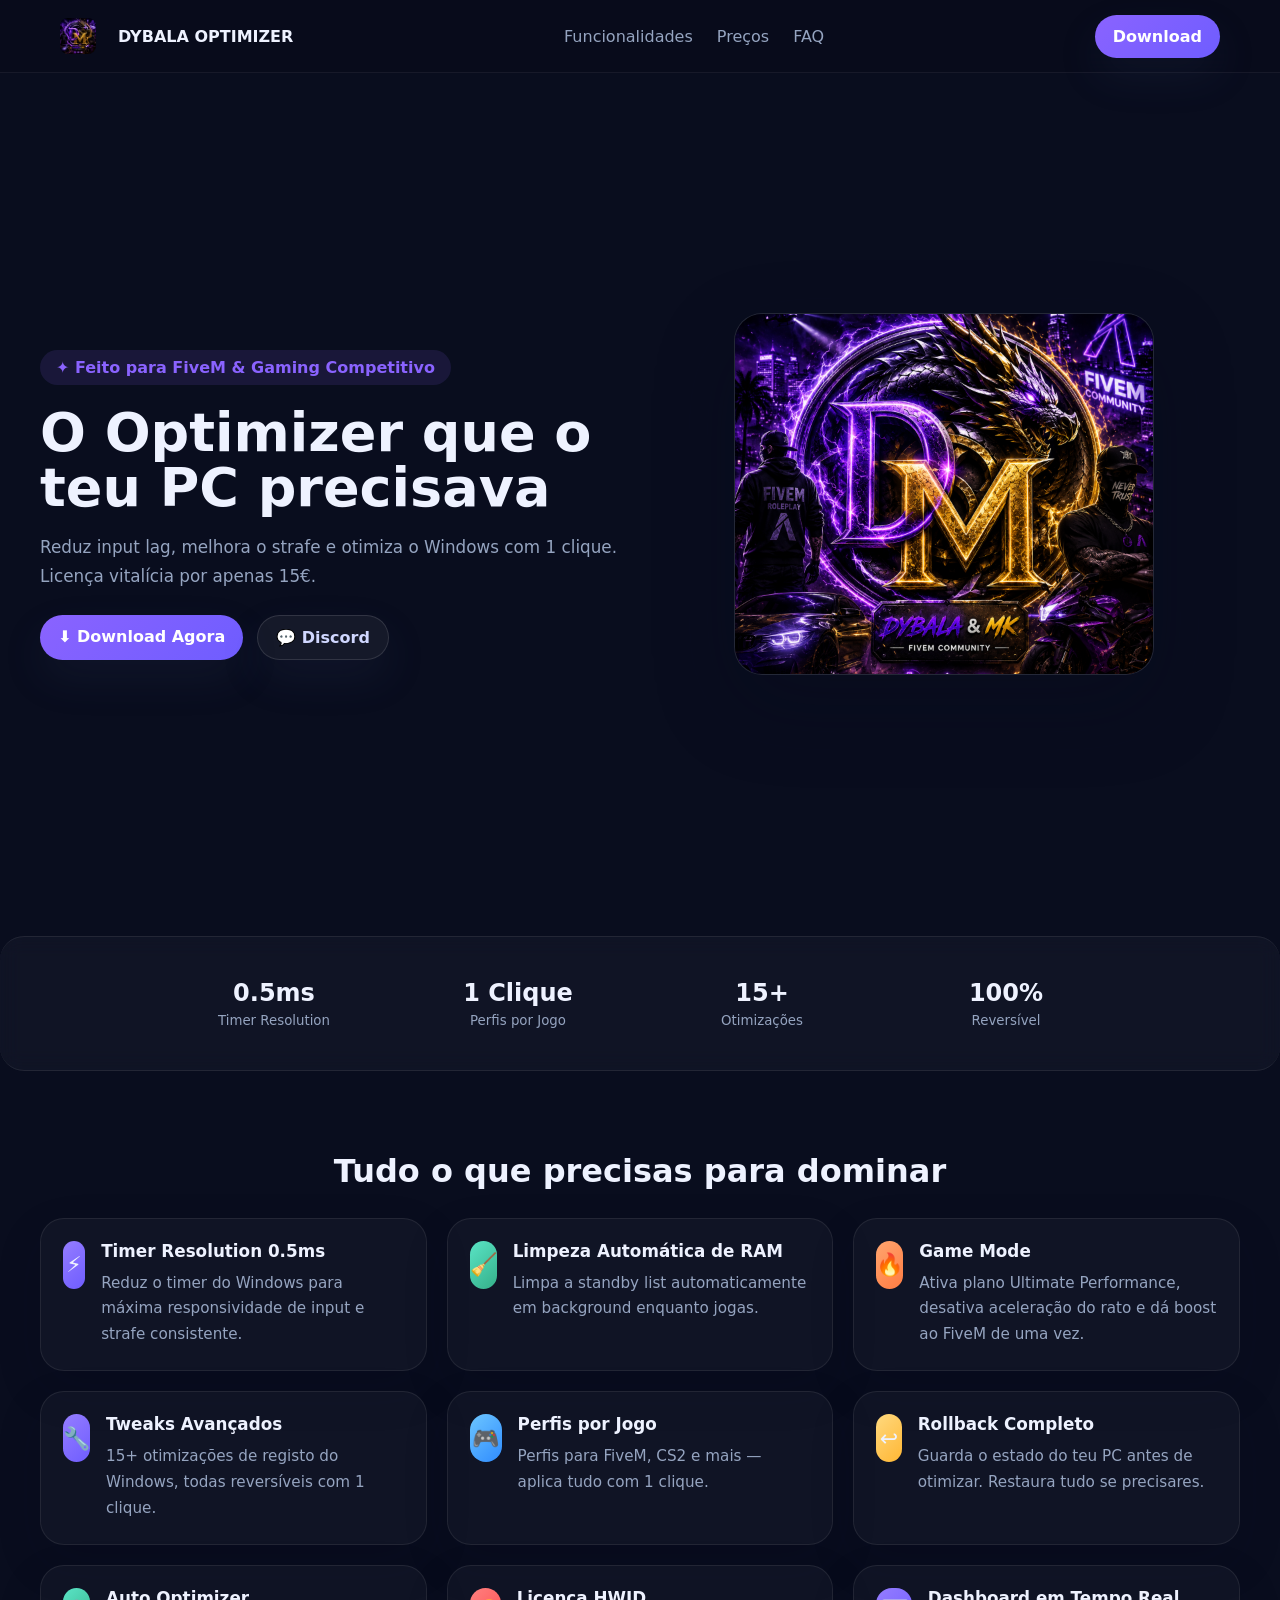
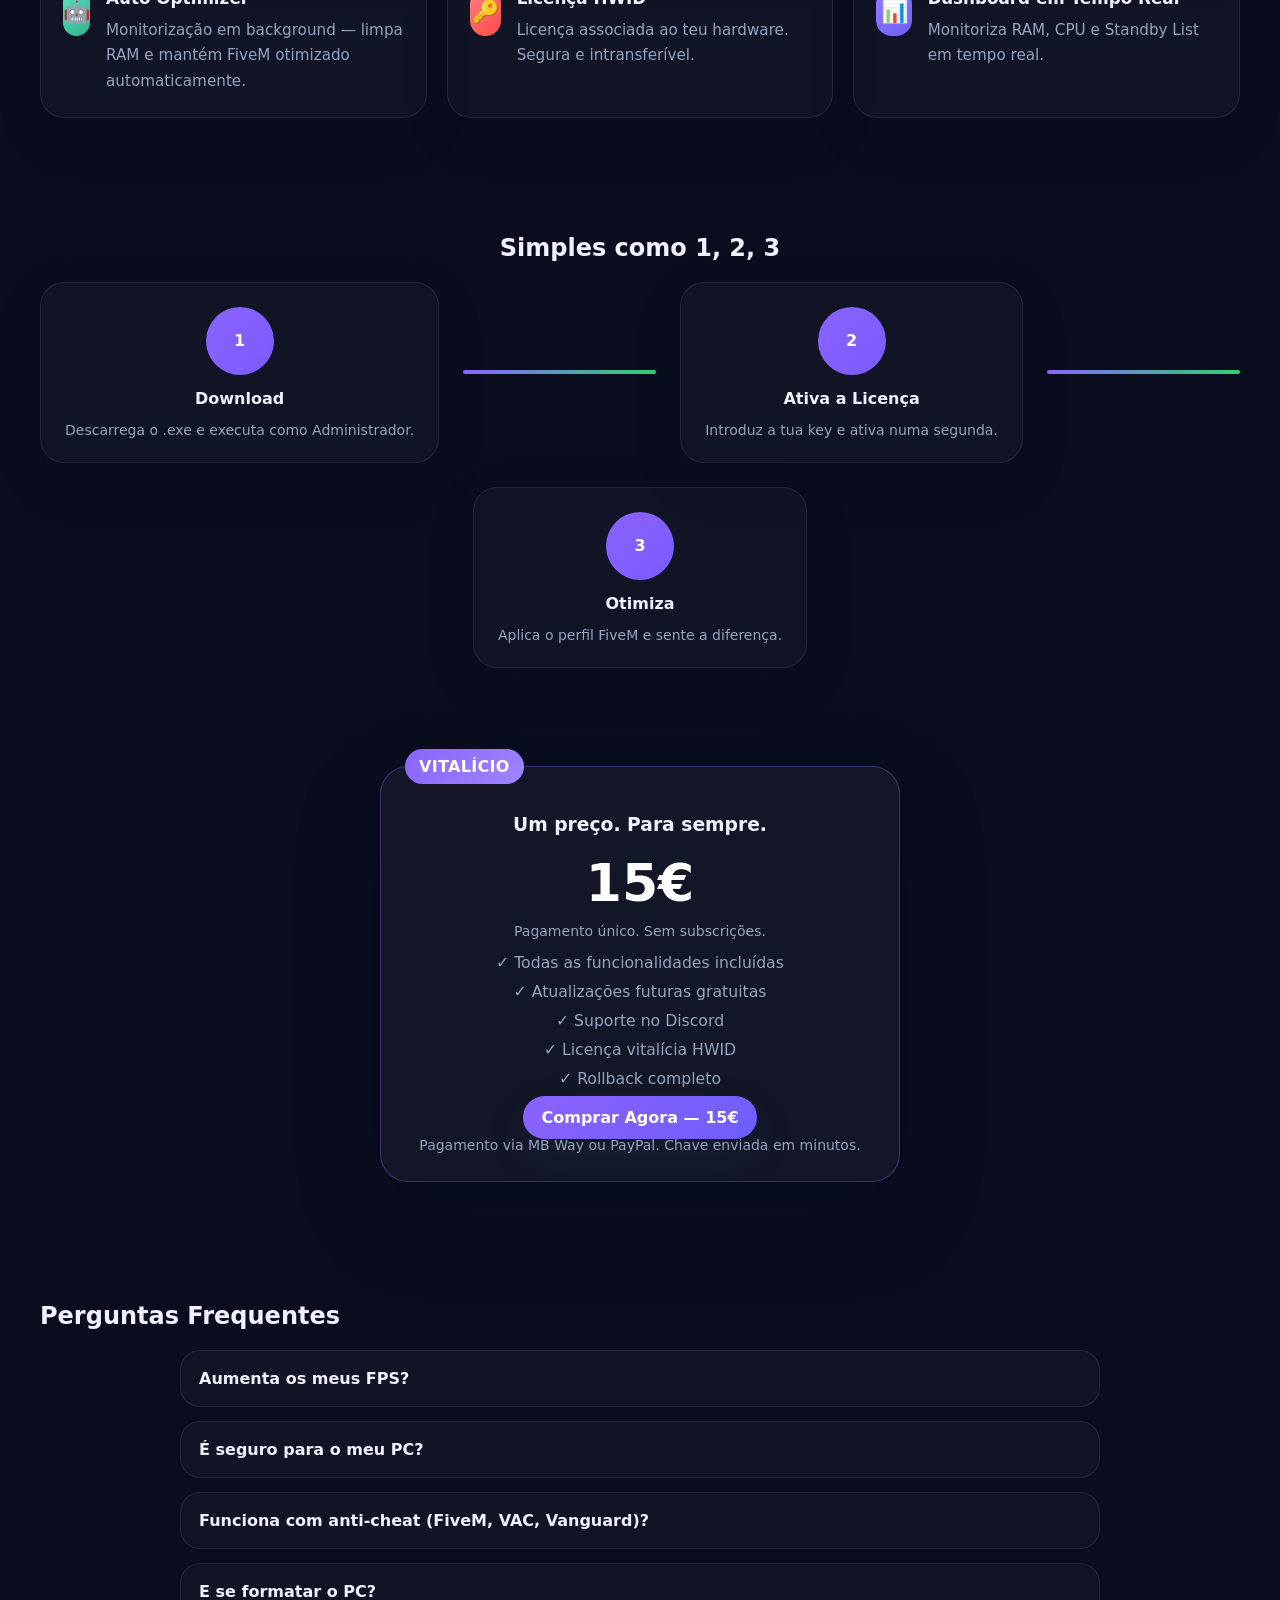
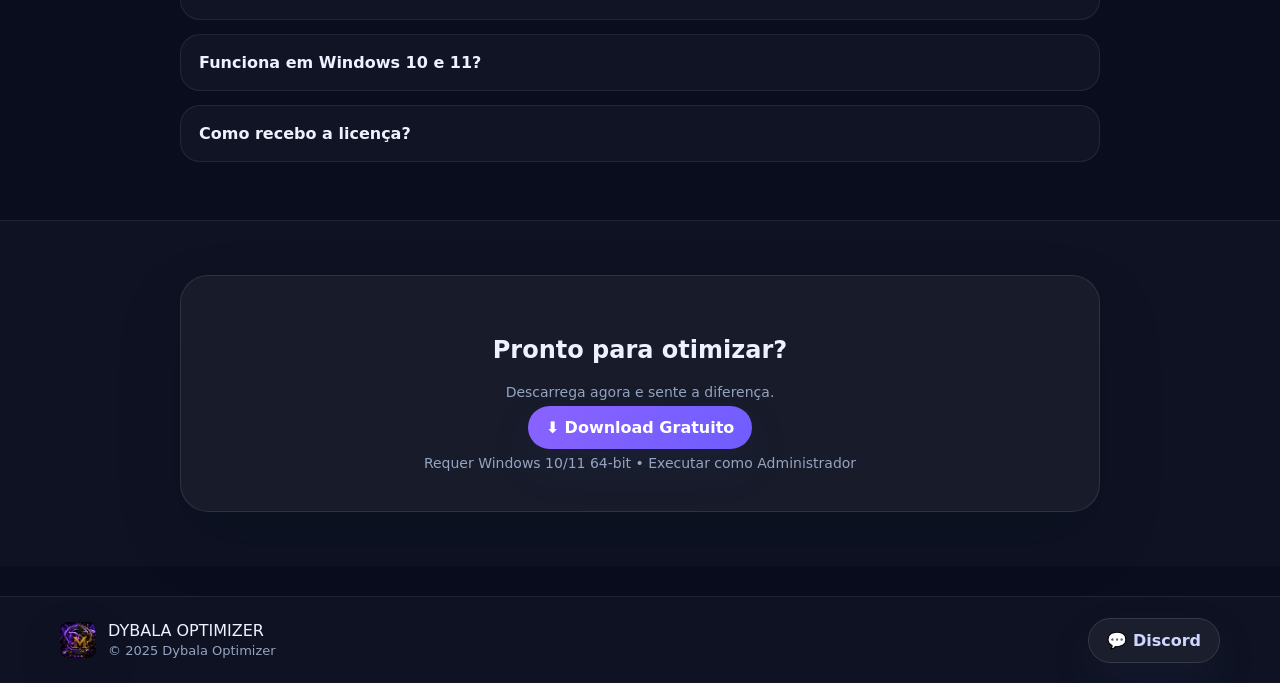
<file: index.html>
<!doctype html>
<html lang="pt-PT">
<head>
  <meta charset="utf-8">
  <meta name="viewport" content="width=device-width,initial-scale=1">
  <title>Dybala Optimizer</title>
  <link rel="icon" href="assets/favicon.svg" type="image/svg+xml">
  <link rel="stylesheet" href="styles.css">
</head>
<body>
  <header>
    <div class="container nav">
      <div class="brand"><img src="assets/dm-logo.png" alt="Dybala & MK logo" style="width:36px;height:36px;border-radius:8px;margin-right:8px"/><div style="font-weight:700">DYBALA OPTIMIZER</div></div>
      <nav>
        <ul>
          <li><a href="#features">Funcionalidades</a></li>
          <li><a href="#pricing">Preços</a></li>
          <li><a href="#faq">FAQ</a></li>
        </ul>
      </nav>
      <div class="nav-right"><a class="btn btn-primary" href="https://discordapp.com/channels/1307515885417922672/1494239268112175195" target="_blank" rel="noopener noreferrer">Download</a></div>
    </div>
  </header>

  <main>
    <section class="hero container">
      <div class="hero-grid">
        <div>
          <span class="badge">✦ Feito para FiveM &amp; Gaming Competitivo</span>
          <h1>O Optimizer que o teu PC precisava</h1>
          <p class="lead">Reduz input lag, melhora o strafe e otimiza o Windows com 1 clique. Licença vitalícia por apenas 15€.</p>
          <div class="hero-cta">
            <a class="btn btn-primary" href="https://discordapp.com/channels/1307515885417922672/1494239268112175195" target="_blank" rel="noopener noreferrer">⬇ Download Agora</a>
            <a class="btn btn-secondary" href="https://discordapp.com/channels/1307515885417922672/1494239268112175195" target="_blank" rel="noopener noreferrer">💬 Discord</a>
          </div>
        </div>
        <div>
          <div class="hero-logo-card">
            <img src="assets/dm-logo.png" alt="Dybala & MK logo" loading="lazy" onerror="this.style.display='none'" />
          </div>
          
        </div>
      </div>
    </section>

    <section class="stats">
      <div class="container stats-grid">
        <div class="stat"><b>0.5ms</b><small>Timer Resolution</small></div>
        <div class="stat"><b>1 Clique</b><small>Perfis por Jogo</small></div>
        <div class="stat"><b>15+</b><small>Otimizações</small></div>
        <div class="stat"><b>100%</b><small>Reversível</small></div>
      </div>
    </section>

    <section id="features" class="features container">
      <h2>Tudo o que precisas para dominar</h2>
      <div class="grid">
        <div class="card"><div class="icon icon--purple">⚡</div><div><h3>Timer Resolution 0.5ms</h3><p>Reduz o timer do Windows para máxima responsividade de input e strafe consistente.</p></div></div>
        <div class="card"><div class="icon icon--green">🧹</div><div><h3>Limpeza Automática de RAM</h3><p>Limpa a standby list automaticamente em background enquanto jogas.</p></div></div>
        <div class="card"><div class="icon icon--orange">🔥</div><div><h3>Game Mode</h3><p>Ativa plano Ultimate Performance, desativa aceleração do rato e dá boost ao FiveM de uma vez.</p></div></div>
        <div class="card"><div class="icon icon--purple">🔧</div><div><h3>Tweaks Avançados</h3><p>15+ otimizações de registo do Windows, todas reversíveis com 1 clique.</p></div></div>
        <div class="card"><div class="icon icon--blue">🎮</div><div><h3>Perfis por Jogo</h3><p>Perfis para FiveM, CS2 e mais — aplica tudo com 1 clique.</p></div></div>
        <div class="card"><div class="icon icon--yellow">↩</div><div><h3>Rollback Completo</h3><p>Guarda o estado do teu PC antes de otimizar. Restaura tudo se precisares.</p></div></div>
        <div class="card"><div class="icon icon--green">🤖</div><div><h3>Auto Optimizer</h3><p>Monitorização em background — limpa RAM e mantém FiveM otimizado automaticamente.</p></div></div>
        <div class="card"><div class="icon icon--red">🔑</div><div><h3>Licença HWID</h3><p>Licença associada ao teu hardware. Segura e intransferível.</p></div></div>
        <div class="card"><div class="icon icon--purple">📊</div><div><h3>Dashboard em Tempo Real</h3><p>Monitoriza RAM, CPU e Standby List em tempo real.</p></div></div>
      </div>
    </section>

    <section class="steps container">
      <h2 style="text-align:center">Simples como 1, 2, 3</h2>
      <div class="step-row" style="margin-top:18px">
        <div class="step"><div class="circle">1</div><strong>Download</strong><div class="small">Descarrega o .exe e executa como Administrador.</div></div>
        <div class="connector"></div>
        <div class="step"><div class="circle">2</div><strong>Ativa a Licença</strong><div class="small">Introduz a tua key e ativa numa segunda.</div></div>
        <div class="connector"></div>
        <div class="step"><div class="circle">3</div><strong>Otimiza</strong><div class="small">Aplica o perfil FiveM e sente a diferença.</div></div>
      </div>
    </section>

    <section id="pricing" class="pricing">
      <div class="price-card highlight">
        <div class="price-badge">VITALÍCIO</div>
        <div style="text-align:center">
          <h3>Um preço. Para sempre.</h3>
          <div class="price">15€</div>
          <div class="small">Pagamento único. Sem subscrições.</div>
          <ul class="features-list">
            <li>✓ Todas as funcionalidades incluídas</li>
            <li>✓ Atualizações futuras gratuitas</li>
            <li>✓ Suporte no Discord</li>
            <li>✓ Licença vitalícia HWID</li>
            <li>✓ Rollback completo</li>
          </ul>
          <a class="btn btn-primary" href="https://discordapp.com/channels/1307515885417922672/1494239268112175195" target="_blank" rel="noopener noreferrer">Comprar Agora — 15€</a>
          <div class="small" style="margin-top:10px">Pagamento via MB Way ou PayPal. Chave enviada em minutos.</div>
        </div>
      </div>
    </section>

    <section id="faq" class="faq container">
      <h2>Perguntas Frequentes</h2>
      <div class="accordion" style="margin-top:12px">
        <div class="q"><div class="q-title">Aumenta os meus FPS?</div><div class="a">Sim. O Dybala Optimizer melhora o desempenho do sistema, reduz input lag e torna o jogo mais fluido, o que pode resultar em FPS mais altos em jogos como FiveM.</div></div>
        <div class="q"><div class="q-title">É seguro para o meu PC?</div><div class="a">Sim. Todas as alterações são feitas no registo do Windows e são 100% reversíveis com o botão Restaurar.</div></div>
        <div class="q"><div class="q-title">Funciona com anti-cheat (FiveM, VAC, Vanguard)?</div><div class="a">Sim. O optimizer não injeta em processos de jogos, não automatiza input e não viola os termos de serviço de qualquer jogo.</div></div>
        <div class="q"><div class="q-title">E se formatar o PC?</div><div class="a">Contacta-nos no Discord e fazemos o reset do HWID gratuitamente.</div></div>
        <div class="q"><div class="q-title">Funciona em Windows 10 e 11?</div><div class="a">Sim, compatível com Windows 10 e Windows 11 de 64 bits.</div></div>
        <div class="q"><div class="q-title">Como recebo a licença?</div><div class="a">Após o pagamento, envia o comprovativo no Discord. A key é enviada em minutos.</div></div>
      </div>
    </section>

    <section id="download" class="download">
      <div class="box container">
        <h2>Pronto para otimizar?</h2>
        <p class="small">Descarrega agora e sente a diferença.</p>
        <div style="margin:18px 0"><a class="btn btn-primary" href="https://discordapp.com/channels/1307515885417922672/1494239268112175195" target="_blank" rel="noopener noreferrer">⬇ Download Gratuito</a></div>
        <div class="small">Requer Windows 10/11 64-bit • Executar como Administrador</div>
      </div>
    </section>

  </main>

  <footer>
    <div class="container footer-inner">
      <div style="display:flex;gap:12px;align-items:center"><img src="assets/dm-logo.png" alt="Dybala & MK logo" width="36" height="36" style="border-radius:8px"/><div>DYBALA OPTIMIZER<br><span style="color:var(--muted);font-size:13px">© 2025 Dybala Optimizer</span></div></div>
      <div><a class="btn btn-secondary" href="https://discordapp.com/channels/1307515885417922672/1494239268112175195" target="_blank" rel="noopener noreferrer">💬 Discord</a></div>
    </div>
  </footer>

  <script>
    // Accordion
    document.querySelectorAll('.accordion .q').forEach(q => {
      q.addEventListener('click', () => q.classList.toggle('open'))
    })
  </script>
</body>
</html>
</file>
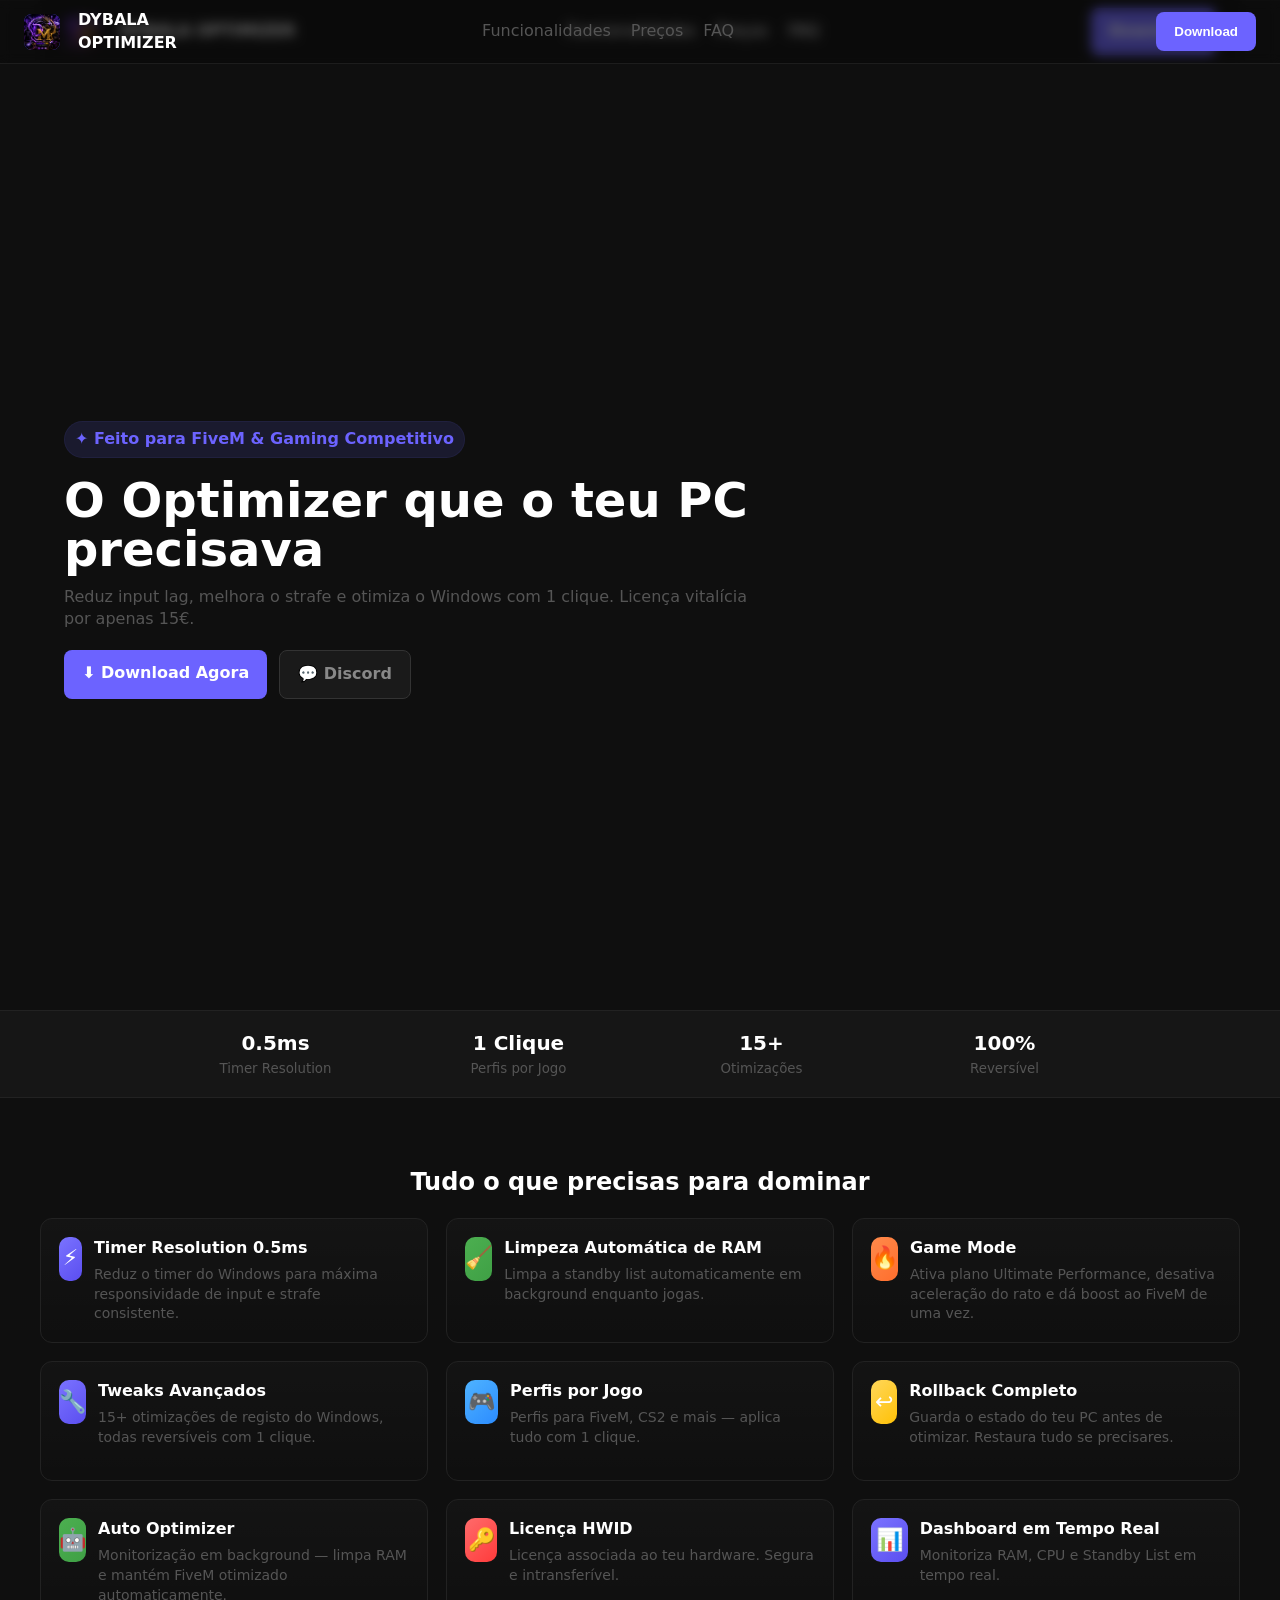
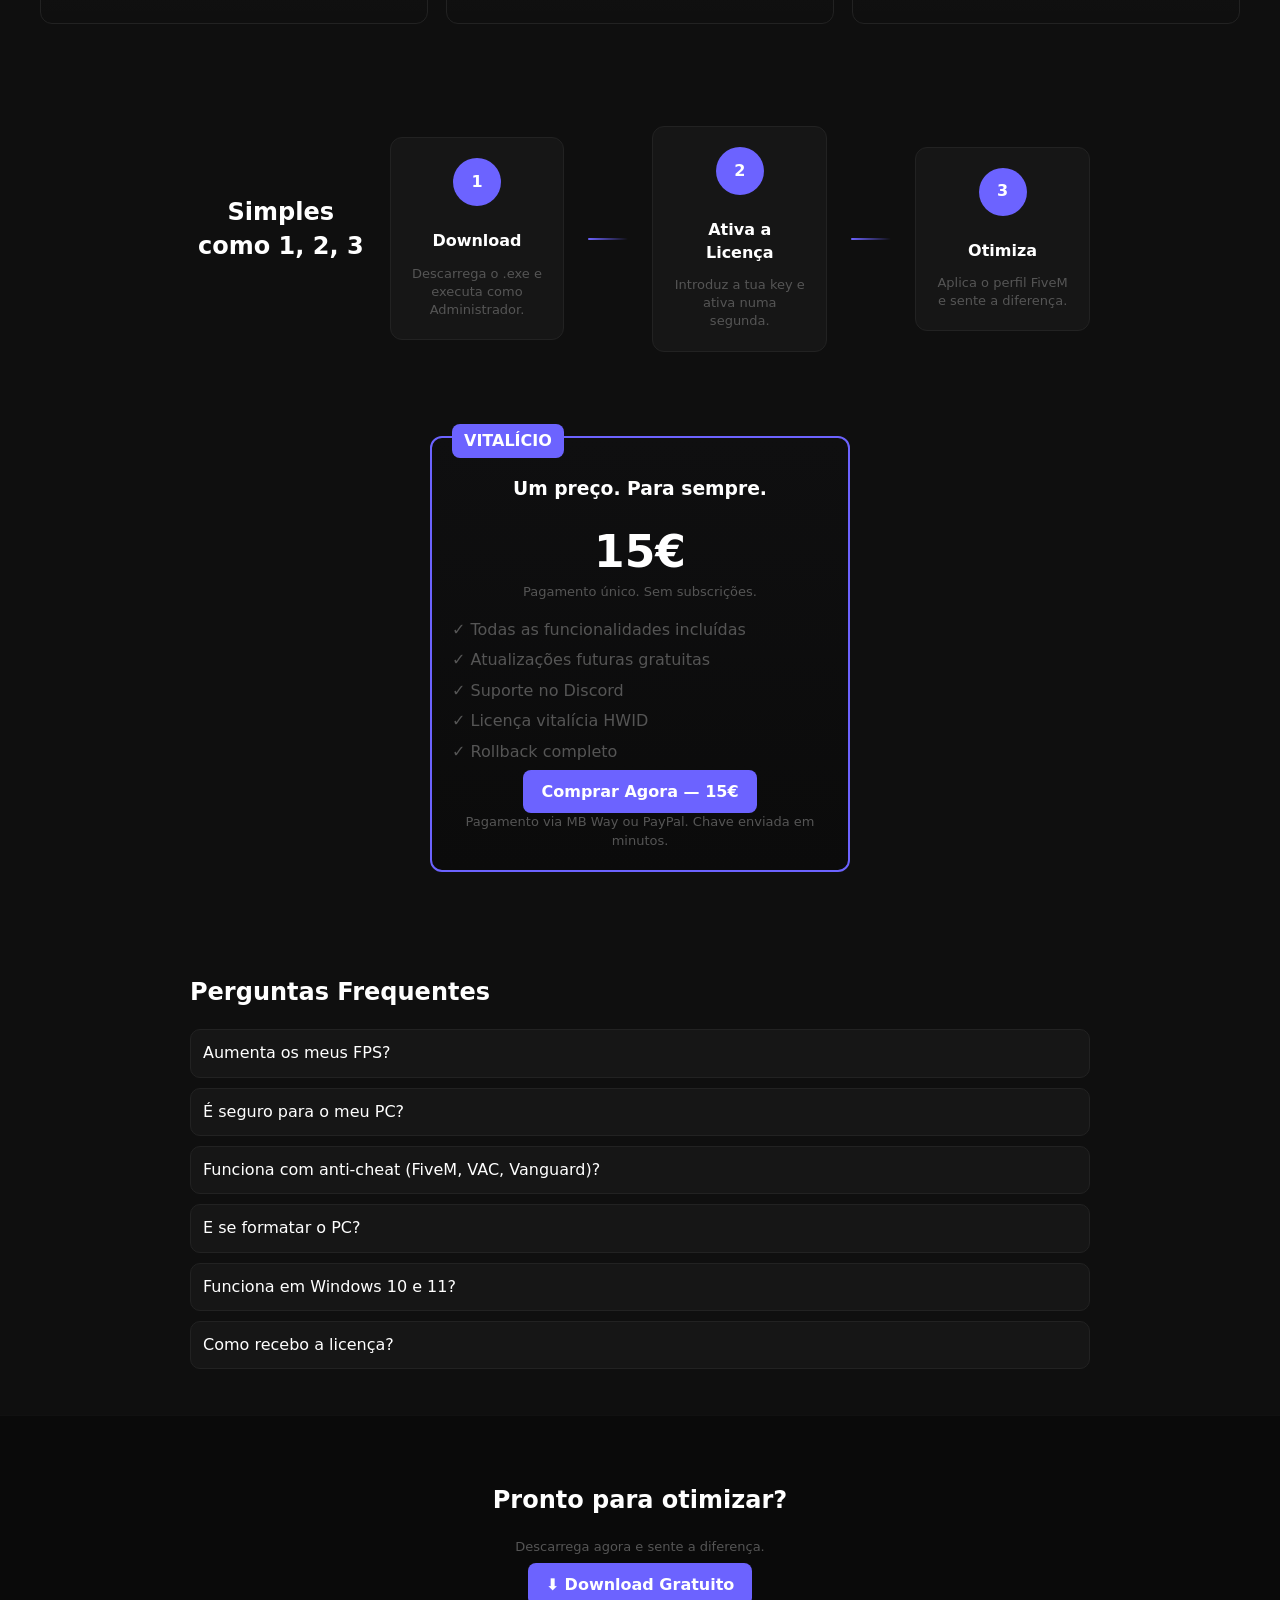
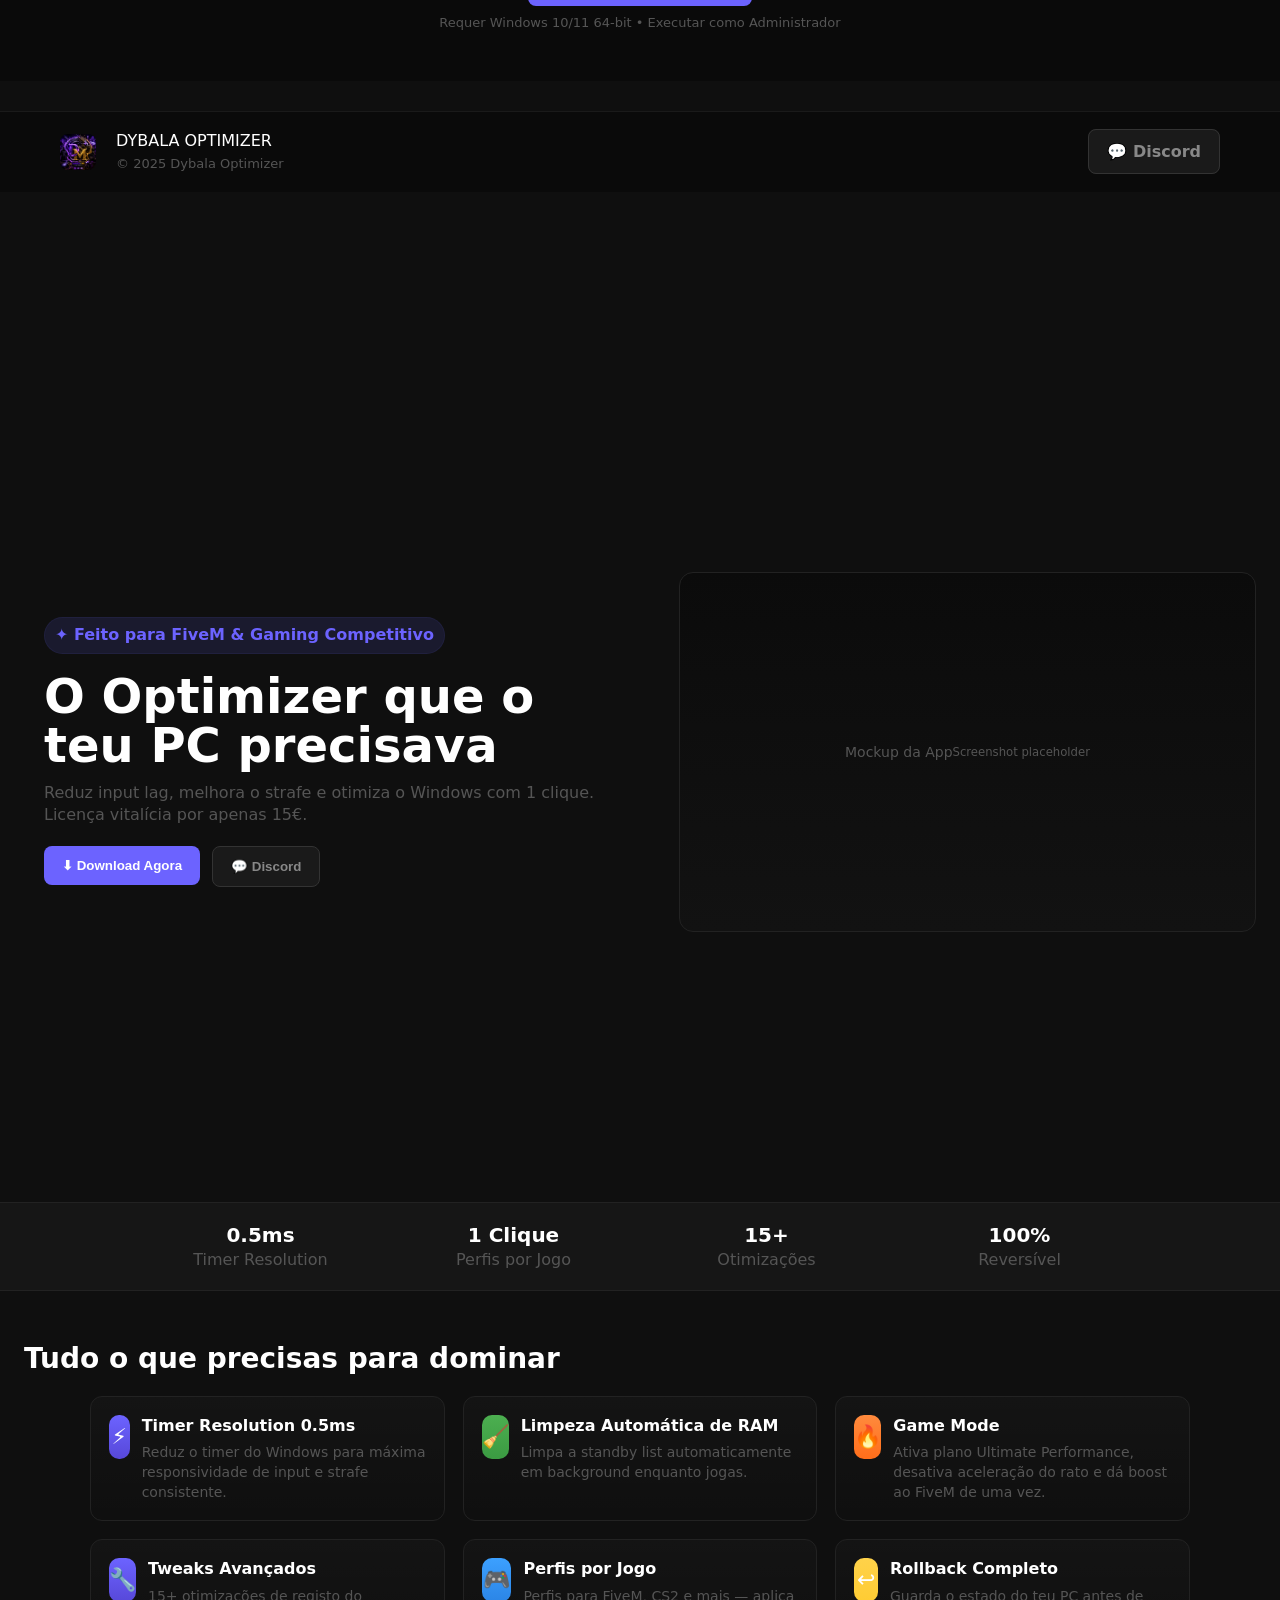
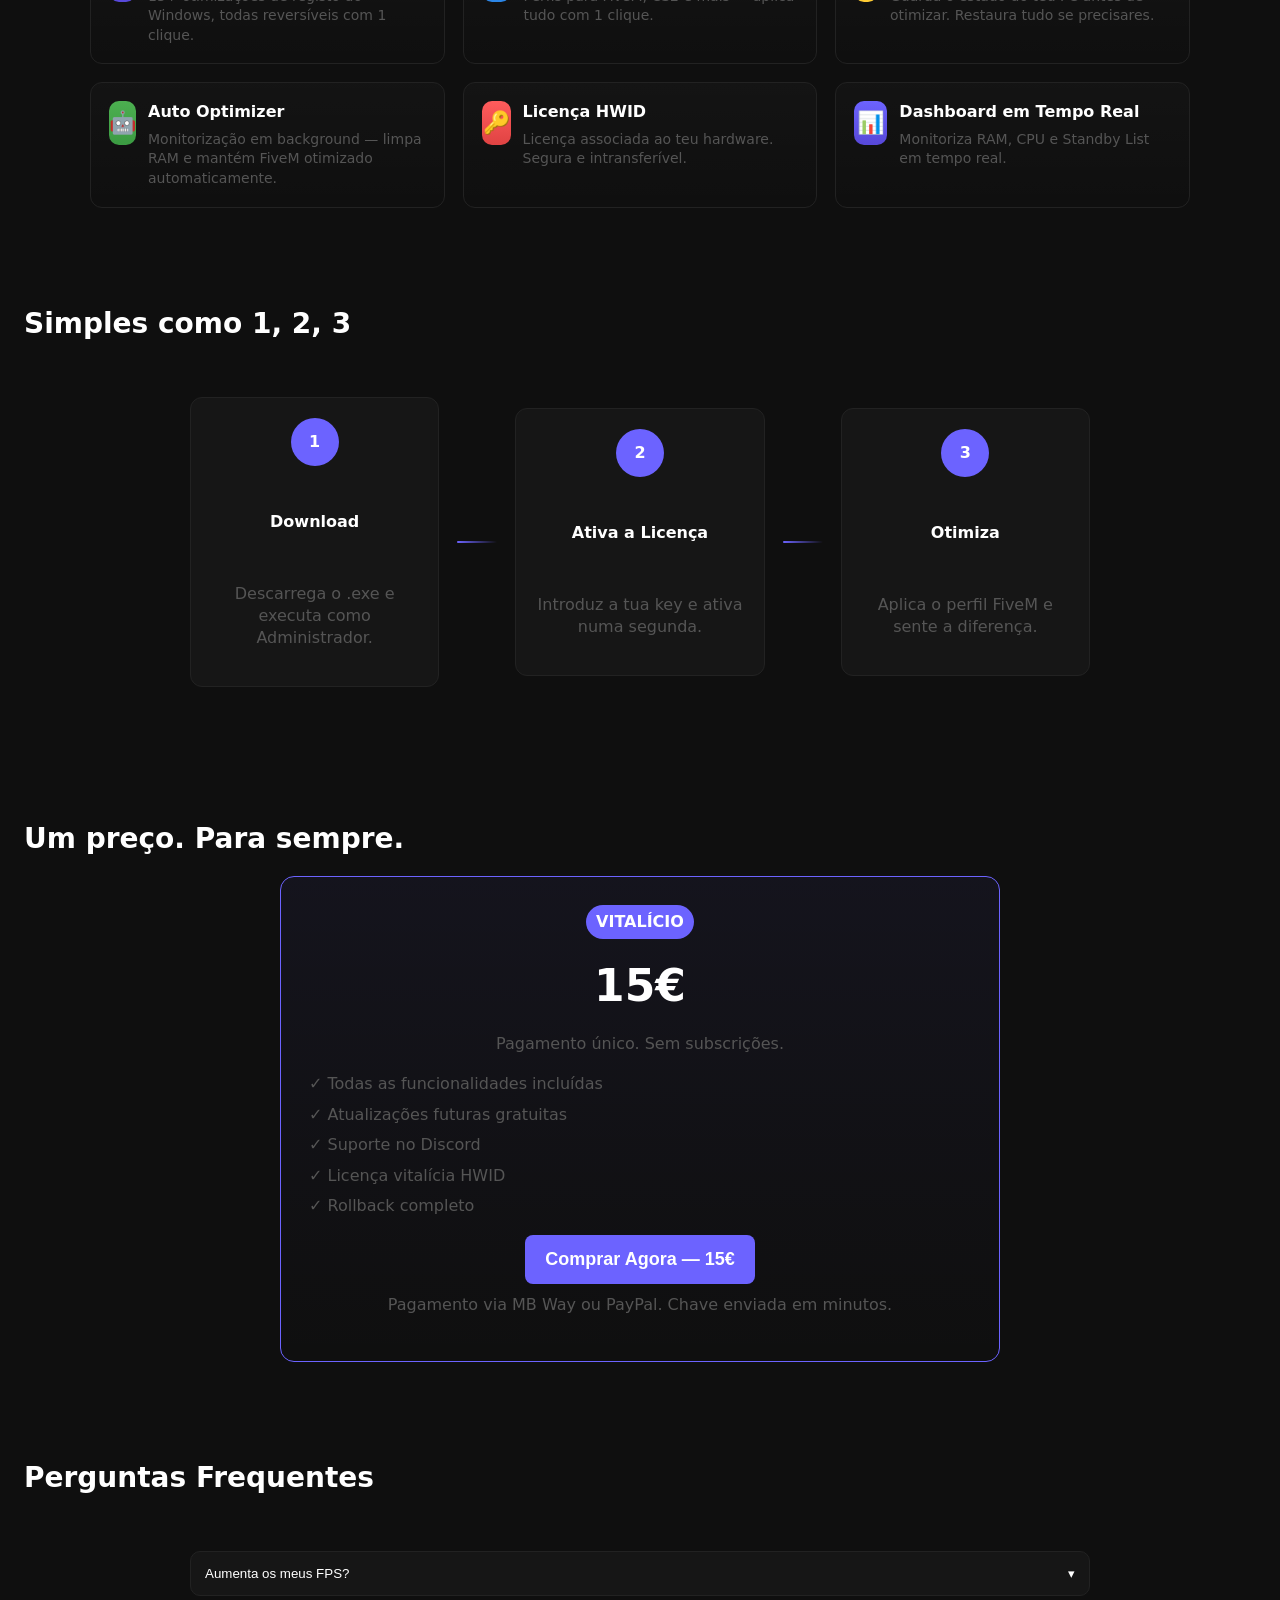
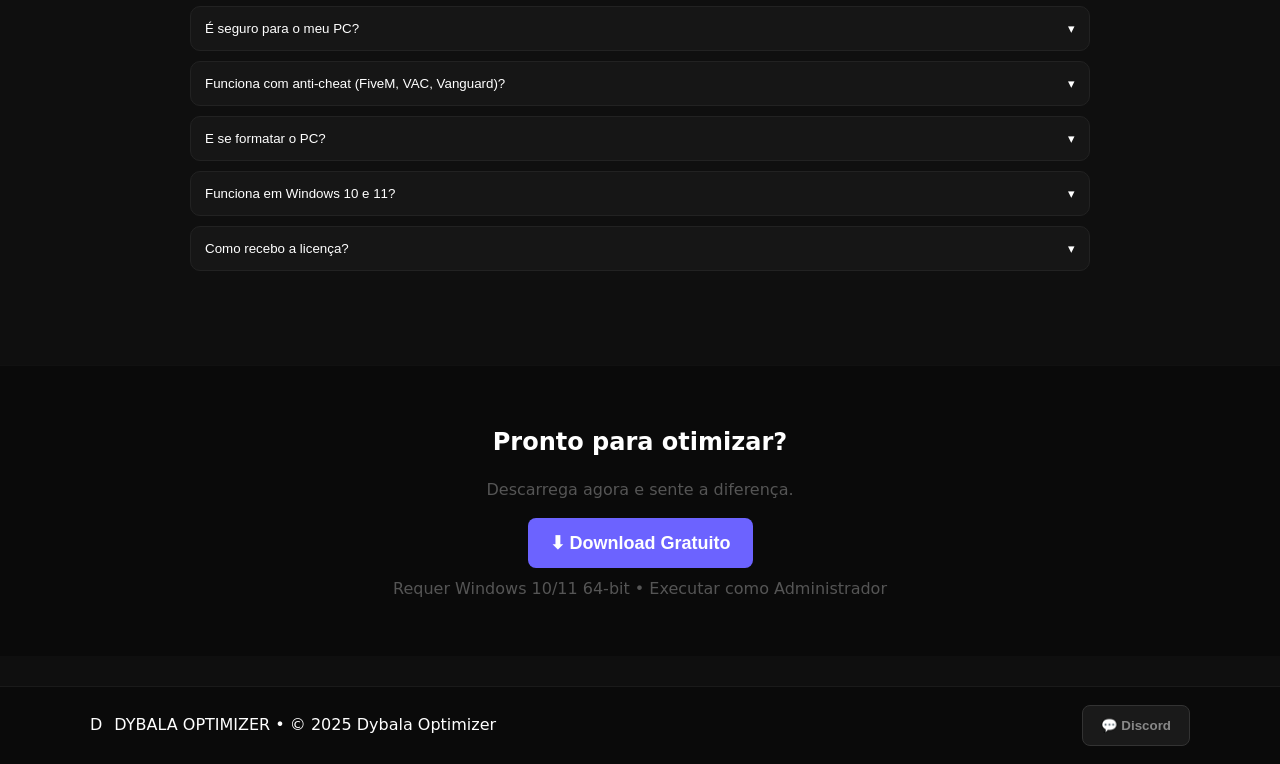
<file: D&MComunidade.html>
<!doctype html>
<html lang="pt-PT">
<head>
  <meta charset="utf-8">
  <meta name="viewport" content="width=device-width,initial-scale=1">
  <title>Dybala Optimizer</title>
  <style>
    :root{
      --bg:#0F0F0F;
      --card:#161616;
      --border:#222222;
      --accent:#6C63FF;
      --accent-2:#4CAF50;
      --text:#FFFFFF;
      --muted:#555555;
      --btn-secondary-bg:#1A1A1A;
      --btn-secondary-text:#888888;
      --btn-secondary-border:#333333;
    }
    *{box-sizing:border-box}
    html,body{height:100%;background:var(--bg);color:var(--text);font-family:Inter, ui-sans-serif, system-ui, -apple-system, "Segoe UI", Roboto, "Helvetica Neue", Arial;scroll-behavior:smooth}
    a{color:inherit;text-decoration:none}
    .container{max-width:1200px;margin:0 auto;padding:0 20px}

    /* NAVBAR */
    header{position:fixed;left:0;right:0;top:0;z-index:50;background:rgba(10,10,10,0.6);backdrop-filter:blur(8px);border-bottom:1px solid rgba(34,34,34,0.6)}
    .nav{display:flex;align-items:center;justify-content:space-between;height:64px}
    .brand{display:flex;align-items:center;gap:12px;font-weight:700}
    .logo{width:36px;height:36px;border-radius:8px;background:linear-gradient(135deg,var(--accent),#5a52f7);display:inline-grid;place-items:center;color:white;font-weight:800}
    nav ul{display:flex;gap:20px;list-style:none;padding:0;margin:0}
    .nav-right{display:flex;gap:12px;align-items:center}
    .btn{padding:10px 16px;border-radius:8px;border:0;cursor:pointer;font-weight:600}
    .btn-primary{background:var(--accent);color:#fff}
    .btn-secondary{background:var(--btn-secondary-bg);color:var(--btn-secondary-text);border:1px solid var(--btn-secondary-border)}

    main{padding-top:90px}

    /* HERO */
    .hero{min-height:calc(100vh - 90px);display:flex;align-items:center}
    .hero-grid{display:grid;grid-template-columns:1fr 420px;gap:40px;align-items:center}
    .badge{display:inline-block;background:#1A1A2E;color:var(--accent);padding:6px 12px;border-radius:999px;font-weight:700;margin-bottom:18px}
    h1{font-size:48px;line-height:1.02;margin:0 0 12px}
    p.lead{color:var(--muted);margin:0 0 20px}
    .hero-cta{display:flex;gap:12px;margin-top:12px}
    .mockup{width:100%;height:320px;background:linear-gradient(180deg,#0b0b0b,#141414);border-radius:16px;border:1px solid var(--border);display:flex;align-items:center;justify-content:center;color:#888;font-size:14px}

    /* STATS */
    .stats{background:var(--card);border-top:1px solid var(--border);border-bottom:1px solid var(--border);padding:18px 0;margin-top:30px}
    .stats-grid{display:flex;gap:12px;justify-content:space-between;max-width:1000px;margin:0 auto}
    .stat{flex:1;text-align:center}
    .stat b{display:block;font-size:20px}
    .stat small{color:var(--muted)}

    /* FEATURES */
    .features{padding:48px 0}
    .features h2{text-align:center;margin-bottom:18px}
    .grid{display:grid;grid-template-columns:repeat(3,1fr);gap:18px}
    .card{background:var(--card);padding:18px;border:1px solid var(--border);border-radius:12px;min-height:120px;display:flex;gap:12px;align-items:flex-start}
    .icon{width:44px;height:44px;border-radius:10px;display:inline-grid;place-items:center;font-size:20px}
    .icon--purple{background:linear-gradient(135deg,#7a73ff,#5b4ef0);}
    .icon--green{background:linear-gradient(135deg,#4caf50,#3fa045);}
    .icon--orange{background:linear-gradient(135deg,#ff8a4b,#ff6e2d);}
    .icon--blue{background:linear-gradient(135deg,#4fb3ff,#2b8cff);}
    .icon--yellow{background:linear-gradient(135deg,#ffd75a,#ffc107);}
    .icon--red{background:linear-gradient(135deg,#ff6b6b,#ff3b3b);}
    .card h3{margin:0 0 6px}
    .card p{margin:0;color:var(--muted);font-size:14px}

    /* HOW IT WORKS */
    .steps{padding:36px 0}
    .step-row{display:flex;gap:24px;align-items:center;justify-content:center}
    .step{display:flex;flex-direction:column;align-items:center;gap:12px}
    .step .circle{width:64px;height:64px;border-radius:999px;background:var(--accent);display:grid;place-items:center;font-weight:800}
    .connector{height:4px;background:linear-gradient(90deg,var(--accent),#2dd26f);flex:1;border-radius:4px}

    /* PRICING */
    .pricing{padding:48px 0;display:flex;justify-content:center}
    .price-card{width:420px;background:linear-gradient(180deg,#0f0f10,#0b0b0b);border:1px solid var(--border);padding:20px;border-radius:12px;position:relative}
    .price-card.highlight{border:2px solid var(--accent)}
    .price-badge{position:absolute;left:20px;top:-14px;background:var(--accent);color:#fff;padding:6px 12px;border-radius:8px;font-weight:700}
    .price{font-size:48px;font-weight:800;margin:10px 0}
    .features-list{list-style:none;padding:0;margin:12px 0 18px}
    .features-list li{margin:8px 0;color:var(--muted)}

    /* FAQ */
    .faq{padding:36px 0}
    .accordion{max-width:900px;margin:0 auto}
    .q{background:var(--card);border:1px solid var(--border);padding:12px;border-radius:10px;margin-bottom:10px;cursor:pointer}
    .q .a{display:none;padding-top:8px;color:var(--muted)}
    .q.open .a{display:block}

    /* DOWNLOAD */
    .download{background:#0A0A0A;padding:48px 0;border-top:1px solid #111}
    .download .box{max-width:900px;margin:0 auto;text-align:center}
    .small{font-size:13px;color:var(--muted)}

    footer{background:#0A0A0A;border-top:1px solid #1A1A1A;padding:20px 0;margin-top:20px}
    .footer-inner{display:flex;justify-content:space-between;align-items:center}

    /* Responsive */
    @media(max-width:900px){
      .hero-grid{grid-template-columns:1fr;padding-bottom:40px}
      .grid{grid-template-columns:repeat(2,1fr)}
      .stats-grid{flex-direction:column;gap:12px}
      .step-row{flex-direction:column}
      .connector{width:4px;height:60px}
    }
    @media(max-width:600px){
      h1{font-size:34px}
      .grid{grid-template-columns:1fr}
    }
  </style>
</head>
<body>
  <header>
    <div class="container nav">
      <div class="brand"><img src="assets/dm-logo.png" alt="Dybala & MK logo" style="width:36px;height:36px;border-radius:8px;margin-right:8px"/><div>DYBALA OPTIMIZER</div></div>
      <nav>
        <ul>
          <li><a href="#features">Funcionalidades</a></li>
          <li><a href="#pricing">Preços</a></li>
          <li><a href="#faq">FAQ</a></li>
        </ul>
      </nav>
      <div class="nav-right"><a class="btn btn-primary" href="https://discordapp.com/channels/1307515885417922672/1494239268112175195" target="_blank" rel="noopener noreferrer">Download</a></div>
    </div>
  </header>

  <main>
    <section class="hero container">
      <div class="hero-grid">
        <div>
          <span class="badge">✦ Feito para FiveM &amp; Gaming Competitivo</span>
          <h1>O Optimizer que o teu PC precisava</h1>
          <p class="lead">Reduz input lag, melhora o strafe e otimiza o Windows com 1 clique. Licença vitalícia por apenas 15€.</p>
          <div class="hero-cta">
            <a class="btn btn-primary" href="https://discordapp.com/channels/1307515885417922672/1494239268112175195" target="_blank" rel="noopener noreferrer">⬇ Download Agora</a>
            <a class="btn btn-secondary" href="https://discordapp.com/channels/1307515885417922672/1494239268112175195" target="_blank" rel="noopener noreferrer">💬 Discord</a>
          </div>
        </div>
        <div>
          
        </div>
      </div>
    </section>

    <section class="stats">
      <div class="container stats-grid">
        <div class="stat"><b>0.5ms</b><small>Timer Resolution</small></div>
        <div class="stat"><b>1 Clique</b><small>Perfis por Jogo</small></div>
        <div class="stat"><b>15+</b><small>Otimizações</small></div>
        <div class="stat"><b>100%</b><small>Reversível</small></div>
      </div>
    </section>

    <section id="features" class="features container">
      <h2>Tudo o que precisas para dominar</h2>
      <div class="grid">
        <div class="card"><div class="icon icon--purple">⚡</div><div><h3>Timer Resolution 0.5ms</h3><p>Reduz o timer do Windows para máxima responsividade de input e strafe consistente.</p></div></div>
        <div class="card"><div class="icon icon--green">🧹</div><div><h3>Limpeza Automática de RAM</h3><p>Limpa a standby list automaticamente em background enquanto jogas.</p></div></div>
        <div class="card"><div class="icon icon--orange">🔥</div><div><h3>Game Mode</h3><p>Ativa plano Ultimate Performance, desativa aceleração do rato e dá boost ao FiveM de uma vez.</p></div></div>
        <div class="card"><div class="icon icon--purple">🔧</div><div><h3>Tweaks Avançados</h3><p>15+ otimizações de registo do Windows, todas reversíveis com 1 clique.</p></div></div>
        <div class="card"><div class="icon icon--blue">🎮</div><div><h3>Perfis por Jogo</h3><p>Perfis para FiveM, CS2 e mais — aplica tudo com 1 clique.</p></div></div>
        <div class="card"><div class="icon icon--yellow">↩</div><div><h3>Rollback Completo</h3><p>Guarda o estado do teu PC antes de otimizar. Restaura tudo se precisares.</p></div></div>
        <div class="card"><div class="icon icon--green">🤖</div><div><h3>Auto Optimizer</h3><p>Monitorização em background — limpa RAM e mantém FiveM otimizado automaticamente.</p></div></div>
        <div class="card"><div class="icon icon--red">🔑</div><div><h3>Licença HWID</h3><p>Licença associada ao teu hardware. Segura e intransferível.</p></div></div>
        <div class="card"><div class="icon icon--purple">📊</div><div><h3>Dashboard em Tempo Real</h3><p>Monitoriza RAM, CPU e Standby List em tempo real.</p></div></div>
      </div>
    </section>

    <section class="steps container">
      <h2 style="text-align:center">Simples como 1, 2, 3</h2>
      <div class="step-row" style="margin-top:18px">
        <div class="step"><div class="circle">1</div><strong>Download</strong><div class="small">Descarrega o .exe e executa como Administrador.</div></div>
        <div class="connector"></div>
        <div class="step"><div class="circle">2</div><strong>Ativa a Licença</strong><div class="small">Introduz a tua key e ativa numa segunda.</div></div>
        <div class="connector"></div>
        <div class="step"><div class="circle">3</div><strong>Otimiza</strong><div class="small">Aplica o perfil FiveM e sente a diferença.</div></div>
      </div>
    </section>

    <section id="pricing" class="pricing">
      <div class="price-card highlight">
        <div class="price-badge">VITALÍCIO</div>
        <div style="text-align:center">
          <h3>Um preço. Para sempre.</h3>
          <div class="price">15€</div>
          <div class="small">Pagamento único. Sem subscrições.</div>
          <ul class="features-list">
            <li>✓ Todas as funcionalidades incluídas</li>
            <li>✓ Atualizações futuras gratuitas</li>
            <li>✓ Suporte no Discord</li>
            <li>✓ Licença vitalícia HWID</li>
            <li>✓ Rollback completo</li>
          </ul>
          <a class="btn btn-primary" href="https://discordapp.com/channels/1307515885417922672/1494239268112175195" target="_blank" rel="noopener noreferrer">Comprar Agora — 15€</a>
          <div class="small" style="margin-top:10px">Pagamento via MB Way ou PayPal. Chave enviada em minutos.</div>
        </div>
      </div>
    </section>

    <section id="faq" class="faq container">
      <h2>Perguntas Frequentes</h2>
      <div class="accordion" style="margin-top:12px">
        <div class="q"><div class="q-title">Aumenta os meus FPS?</div><div class="a">Não diretamente. O Dybala Optimizer reduz input lag, melhora a consistência do frametime e torna o strafe mais responsivo. Os FPS dependem do hardware.</div></div>
        <div class="q"><div class="q-title">É seguro para o meu PC?</div><div class="a">Sim. Todas as alterações são feitas no registo do Windows e são 100% reversíveis com o botão Restaurar.</div></div>
        <div class="q"><div class="q-title">Funciona com anti-cheat (FiveM, VAC, Vanguard)?</div><div class="a">Sim. O optimizer não injeta em processos de jogos, não automatiza input e não viola os termos de serviço de qualquer jogo.</div></div>
        <div class="q"><div class="q-title">E se formatar o PC?</div><div class="a">Contacta-nos no Discord e fazemos o reset do HWID gratuitamente.</div></div>
        <div class="q"><div class="q-title">Funciona em Windows 10 e 11?</div><div class="a">Sim, compatível com Windows 10 e Windows 11 de 64 bits.</div></div>
        <div class="q"><div class="q-title">Como recebo a licença?</div><div class="a">Após o pagamento, envia o comprovativo no Discord. A key é enviada em minutos.</div></div>
      </div>
    </section>

    <section id="download" class="download">
      <div class="box container">
        <h2>Pronto para otimizar?</h2>
        <p class="small">Descarrega agora e sente a diferença.</p>
        <div style="margin:18px 0"><a class="btn btn-primary" href="https://discordapp.com/channels/1307515885417922672/1494239268112175195" target="_blank" rel="noopener noreferrer">⬇ Download Gratuito</a></div>
        <div class="small">Requer Windows 10/11 64-bit • Executar como Administrador</div>
      </div>
    </section>

  </main>

  <footer>
    <div class="container footer-inner">
      <div style="display:flex;gap:12px;align-items:center"><img src="assets/dm-logo.png" alt="Dybala & MK logo" width="36" height="36" style="border-radius:8px;margin-right:8px"/><div>DYBALA OPTIMIZER<br><span style="color:var(--muted);font-size:13px">© 2025 Dybala Optimizer</span></div></div>
      <div><a class="btn btn-secondary" href="https://discord.gg/GeEESpQVJc" target="_blank">💬 Discord</a></div>
    </div>
  </footer>

  <script>
    // Accordion
    document.querySelectorAll('.accordion .q').forEach(q => {
      q.addEventListener('click', () => q.classList.toggle('open'))
    })
  </script>
</body>
</html><!doctype html>
<html lang="pt">
<head>
  <meta charset="utf-8" />
  <meta name="viewport" content="width=device-width,initial-scale=1" />
  <title>Dybala Optimizer</title>
  <style>
    :root{
      --bg:#0F0F0F;
      --card:#161616;
      --borders:#222222;
      --accent:#6C63FF;
      --accent-2:#4CAF50;
      --text:#FFFFFF;
      --muted:#555555;
      --btn-sec-bg:#1A1A1A;
      --btn-sec-text:#888888;
      --btn-sec-border:#333333;
    }
    *{box-sizing:border-box}
    html,body{height:100%;background:var(--bg);color:var(--text);font-family:Inter,ui-sans-serif,system-ui,-apple-system,"Segoe UI",Roboto,"Helvetica Neue",Arial;line-height:1.4;margin:0}
    a{color:inherit;text-decoration:none}

    /* NAVBAR */
    .nav{position:fixed;top:0;left:0;right:0;height:64px;display:flex;align-items:center;justify-content:space-between;padding:0 24px;background:rgba(10,10,10,0.6);backdrop-filter:blur(6px);border-bottom:1px solid rgba(34,34,34,0.8);z-index:50}
    .nav .left{display:flex;align-items:center;gap:12px}
    .logo{display:flex;align-items:center;gap:10px}
    .logo .mark{width:36px;height:36px;border-radius:8px;background:linear-gradient(180deg,var(--accent),#5a50e6);display:flex;align-items:center;justify-content:center;font-weight:700;color:#fff}
    .nav .center{display:flex;gap:20px}
    .nav .center a{color:var(--muted)}
    .nav .right button{cursor:pointer}

    /* HERO */
    .hero{min-height:100vh;display:flex;align-items:center;gap:40px;padding:100px 24px 60px 24px}
    .container{max-width:1200px;margin:0 auto;width:100%}
    .hero-left{flex:1}
    .badge{display:inline-block;padding:6px 10px;border-radius:999px;background:#1A1A2E;color:var(--accent);font-weight:600;margin-bottom:18px;border:1px solid rgba(108,99,255,0.08)}
    h1{font-size:48px;margin:0 0 12px}
    p.lead{color:var(--muted);margin:0 0 20px}
    .hero-cta{display:flex;gap:12px;margin-top:18px}
    .btn{padding:12px 18px;border-radius:8px;border:0;cursor:pointer;font-weight:600}
    .btn-primary{background:var(--accent);color:#fff}
    .btn-secondary{background:var(--btn-sec-bg);color:var(--btn-sec-text);border:1px solid var(--btn-sec-border)}

    .mockup{flex:1;min-height:360px;border-radius:14px;background:linear-gradient(180deg,#0b0b0b,#121212);border:1px solid var(--borders);display:flex;align-items:center;justify-content:center;color:var(--muted)}

    /* STATS */
    .stats{background:var(--card);border-top:1px solid var(--borders);border-bottom:1px solid var(--borders);padding:18px 24px;margin-top:20px}
    .stats-grid{display:flex;gap:12px;max-width:1000px;margin:0 auto;justify-content:space-between}
    .stat{flex:1;text-align:center}
    .stat .num{font-size:20px;font-weight:700}
    .stat .label{color:var(--muted)}

    /* FEATURES */
    .section{padding:48px 24px}
    .section h2{font-size:28px;margin:0 0 18px}
    .features-grid{display:grid;grid-template-columns:repeat(3,1fr);gap:18px;max-width:1100px;margin:0 auto}
    .card{background:linear-gradient(180deg,rgba(255,255,255,0.02),transparent);padding:18px;border-radius:12px;border:1px solid var(--borders);display:flex;gap:12px;align-items:flex-start}
    .card .icon{font-size:22px;width:44px;height:44px;border-radius:10px;display:flex;align-items:center;justify-content:center}
    .card h3{margin:0;font-size:16px}
    .card p{margin:6px 0 0;color:var(--muted);font-size:14px}

    /* HOW IT WORKS */
    .steps{display:flex;gap:18px;align-items:center;max-width:900px;margin:0 auto}
    .step{background:var(--card);padding:20px;border-radius:12px;border:1px solid var(--borders);flex:1;text-align:center}
    .step .circle{width:48px;height:48px;border-radius:50%;background:var(--accent);display:inline-flex;align-items:center;justify-content:center;font-weight:700;color:#fff;margin-bottom:12px}
    .connector{height:2px;background:linear-gradient(90deg,var(--accent) 0%,transparent 100%);flex:0 0 40px}

    /* PRICING */
    .pricing-card{max-width:720px;margin:0 auto;background:linear-gradient(180deg,rgba(108,99,255,0.06),transparent);padding:28px;border-radius:14px;border:1px solid var(--accent);text-align:center}
    .badge-top{display:inline-block;padding:6px 10px;border-radius:999px;background:var(--accent);color:#fff;font-weight:700;margin-bottom:16px}
    .price{font-size:44px;font-weight:800;margin:0}
    .price-sub{color:var(--muted);margin-bottom:14px}
    .features-list{list-style:none;padding:0;margin:18px 0;text-align:left}
    .features-list li{margin:8px 0;color:var(--muted)}

    /* FAQ */
    .faq{max-width:900px;margin:0 auto}
    .faq-item{background:var(--card);border:1px solid var(--borders);border-radius:10px;margin-bottom:10px}
    .faq-item button{width:100%;text-align:left;padding:14px;border:0;background:transparent;color:var(--text);cursor:pointer;display:flex;justify-content:space-between;align-items:center}
    .faq-item .answer{padding:0 14px 14px 14px;color:var(--muted);display:none}
    .faq-item.open .answer{display:block}

    /* DOWNLOAD */
    .download-section{background:#0A0A0A;padding:40px 24px;border-top:1px solid #111}
    .download-inner{max-width:900px;margin:0 auto;text-align:center}

    /* FOOTER */
    footer{background:#0A0A0A;border-top:1px solid #1A1A1A;padding:18px 24px;margin-top:30px}
    footer .inner{max-width:1100px;margin:0 auto;display:flex;justify-content:space-between;align-items:center}

    /* Responsive */
    @media(max-width:900px){
      .features-grid{grid-template-columns:repeat(2,1fr)}
      .hero{flex-direction:column;padding-top:120px}
      h1{font-size:36px}
    }
    @media(max-width:600px){
      .features-grid{grid-template-columns:1fr}
      .nav .center{display:none}
      .stats-grid{flex-direction:column;gap:10px}
      .steps{flex-direction:column}
      .hero{padding:120px 16px}
    }

    /* fade in */
    .fade{opacity:0;transform:translateY(16px);transition:all 600ms cubic-bezier(.2,.8,.2,1)}
    .fade.visible{opacity:1;transform:none}
  </style>
</head>
<body>
  <nav class="nav">
    <div class="left">
      <div class="logo"><img src="assets/dm-logo.png" alt="Dybala & MK logo" style="width:36px;height:36px;border-radius:8px;margin-right:8px"/><div style="font-weight:700">DYBALA OPTIMIZER</div></div>
    </div>
    <div class="center">
      <a href="#features">Funcionalidades</a>
      <a href="#prices">Preços</a>
      <a href="#faq">FAQ</a>
    </div>
    <div class="right">
      <a href="https://discordapp.com/channels/1307515885417922672/1494239268112175195" target="_blank" rel="noopener noreferrer"><button class="btn btn-primary">Download</button></a>
    </div>
  </nav>

  <main>
    <section class="hero">
      <div class="container hero-left">
        <span class="badge">✦ Feito para FiveM &amp; Gaming Competitivo</span>
        <h1>O Optimizer que o teu PC precisava</h1>
        <p class="lead">Reduz input lag, melhora o strafe e otimiza o Windows com 1 clique. Licença vitalícia por apenas 15€.</p>
        <div class="hero-cta">
          <a href="https://discordapp.com/channels/1307515885417922672/1494239268112175195" target="_blank" rel="noopener noreferrer"><button class="btn btn-primary">⬇ Download Agora</button></a>
          <a href="https://discord.gg/GeEESpQVJc" target="_blank" rel="noopener noreferrer"><button class="btn btn-secondary">💬 Discord</button></a>
        </div>
      </div>
      <div class="mockup fade" style="min-width:300px">Mockup da App<br><small style="color:var(--muted)">Screenshot placeholder</small></div>
    </section>

    <section class="stats fade">
      <div class="stats-grid">
        <div class="stat"><div class="num">0.5ms</div><div class="label">Timer Resolution</div></div>
        <div class="stat"><div class="num">1 Clique</div><div class="label">Perfis por Jogo</div></div>
        <div class="stat"><div class="num">15+</div><div class="label">Otimizações</div></div>
        <div class="stat"><div class="num">100%</div><div class="label">Reversível</div></div>
      </div>
    </section>

    <section id="features" class="section">
      <h2>Tudo o que precisas para dominar</h2>
      <div class="features-grid">
        <article class="card fade">
          <div class="icon" style="background:linear-gradient(180deg,#6C63FF,#5748D9)">⚡</div>
          <div>
            <h3>Timer Resolution 0.5ms</h3>
            <p>Reduz o timer do Windows para máxima responsividade de input e strafe consistente.</p>
          </div>
        </article>
        <article class="card fade">
          <div class="icon" style="background:linear-gradient(180deg,#4CAF50,#3b9b42)">🧹</div>
          <div>
            <h3>Limpeza Automática de RAM</h3>
            <p>Limpa a standby list automaticamente em background enquanto jogas.</p>
          </div>
        </article>
        <article class="card fade">
          <div class="icon" style="background:linear-gradient(180deg,#FF8A3D,#ff6e1a)">🔥</div>
          <div>
            <h3>Game Mode</h3>
            <p>Ativa plano Ultimate Performance, desativa aceleração do rato e dá boost ao FiveM de uma vez.</p>
          </div>
        </article>

        <article class="card fade">
          <div class="icon" style="background:linear-gradient(180deg,#6C63FF,#5748D9)">🔧</div>
          <div>
            <h3>Tweaks Avançados</h3>
            <p>15+ otimizações de registo do Windows, todas reversíveis com 1 clique.</p>
          </div>
        </article>
        <article class="card fade">
          <div class="icon" style="background:linear-gradient(180deg,#3CA0FF,#2b85e6)">🎮</div>
          <div>
            <h3>Perfis por Jogo</h3>
            <p>Perfis para FiveM, CS2 e mais — aplica tudo com 1 clique.</p>
          </div>
        </article>
        <article class="card fade">
          <div class="icon" style="background:linear-gradient(180deg,#FFD24A,#ffcc33)">↩</div>
          <div>
            <h3>Rollback Completo</h3>
            <p>Guarda o estado do teu PC antes de otimizar. Restaura tudo se precisares.</p>
          </div>
        </article>

        <article class="card fade">
          <div class="icon" style="background:linear-gradient(180deg,#4CAF50,#3b9b42)">🤖</div>
          <div>
            <h3>Auto Optimizer</h3>
            <p>Monitorização em background — limpa RAM e mantém FiveM otimizado automaticamente.</p>
          </div>
        </article>
        <article class="card fade">
          <div class="icon" style="background:linear-gradient(180deg,#FF5C5C,#e04343)">🔑</div>
          <div>
            <h3>Licença HWID</h3>
            <p>Licença associada ao teu hardware. Segura e intransferível.</p>
          </div>
        </article>
        <article class="card fade">
          <div class="icon" style="background:linear-gradient(180deg,#6C63FF,#5748D9)">📊</div>
          <div>
            <h3>Dashboard em Tempo Real</h3>
            <p>Monitoriza RAM, CPU e Standby List em tempo real.</p>
          </div>
        </article>
      </div>
    </section>

    <section class="section">
      <h2>Simples como 1, 2, 3</h2>
      <div class="steps">
        <div class="step fade"><div class="circle">1</div><h4>Download</h4><p style="color:var(--muted)">Descarrega o .exe e executa como Administrador.</p></div>
        <div class="connector" aria-hidden></div>
        <div class="step fade"><div class="circle">2</div><h4>Ativa a Licença</h4><p style="color:var(--muted)">Introduz a tua key e ativa numa segunda.</p></div>
        <div class="connector" aria-hidden></div>
        <div class="step fade"><div class="circle">3</div><h4>Otimiza</h4><p style="color:var(--muted)">Aplica o perfil FiveM e sente a diferença.</p></div>
      </div>
    </section>

    <section id="prices" class="section">
      <h2>Um preço. Para sempre.</h2>
      <div class="pricing-card fade">
        <div class="badge-top">VITALÍCIO</div>
        <p class="price">15€</p>
        <p class="price-sub">Pagamento único. Sem subscrições.</p>
        <ul class="features-list">
          <li>✓ Todas as funcionalidades incluídas</li>
          <li>✓ Atualizações futuras gratuitas</li>
          <li>✓ Suporte no Discord</li>
          <li>✓ Licença vitalícia HWID</li>
          <li>✓ Rollback completo</li>
        </ul>
        <a href="https://discordapp.com/channels/1307515885417922672/1494239268112175195" target="_blank" rel="noopener noreferrer"><button class="btn btn-primary" style="font-size:18px;padding:14px 20px">Comprar Agora — 15€</button></a>
        <p style="color:var(--muted);margin-top:10px">Pagamento via MB Way ou PayPal. Chave enviada em minutos.</p>
      </div>
    </section>

    <section id="faq" class="section">
      <h2>Perguntas Frequentes</h2>
      <div class="faq">
        <div class="faq-item">
          <button aria-expanded="false">Aumenta os meus FPS?<span>▾</span></button>
          <div class="answer">Não diretamente. O Dybala Optimizer reduz input lag, melhora a consistência do frametime e torna o strafe mais responsivo. Os FPS dependem do hardware.</div>
        </div>
        <div class="faq-item">
          <button aria-expanded="false">É seguro para o meu PC?<span>▾</span></button>
          <div class="answer">Sim. Todas as alterações são feitas no registo do Windows e são 100% reversíveis com o botão Restaurar.</div>
        </div>
        <div class="faq-item">
          <button aria-expanded="false">Funciona com anti-cheat (FiveM, VAC, Vanguard)?<span>▾</span></button>
          <div class="answer">Sim. O optimizer não injeta em processos de jogos, não automatiza input e não viola os termos de serviço de qualquer jogo.</div>
        </div>
        <div class="faq-item">
          <button aria-expanded="false">E se formatar o PC?<span>▾</span></button>
          <div class="answer">Contacta-nos no Discord e fazemos o reset do HWID gratuitamente.</div>
        </div>
        <div class="faq-item">
          <button aria-expanded="false">Funciona em Windows 10 e 11?<span>▾</span></button>
          <div class="answer">Sim, compatível com Windows 10 e Windows 11 de 64 bits.</div>
        </div>
        <div class="faq-item">
          <button aria-expanded="false">Como recebo a licença?<span>▾</span></button>
          <div class="answer">Após o pagamento, envia o comprovativo no Discord. A key é enviada em minutos.</div>
        </div>
      </div>
    </section>

    <section id="download" class="download-section">
      <div class="download-inner fade">
        <h2>Pronto para otimizar?</h2>
        <p style="color:var(--muted)">Descarrega agora e sente a diferença.</p>
        <a href="https://discordapp.com/channels/1307515885417922672/1494239268112175195" target="_blank" rel="noopener noreferrer"><button class="btn btn-primary" style="font-size:18px;padding:14px 22px">⬇ Download Gratuito</button></a>
        <p style="color:var(--muted);margin-top:10px">Requer Windows 10/11 64-bit • Executar como Administrador</p>
      </div>
    </section>
  </main>

  <footer>
    <div class="inner">
      <div style="display:flex;align-items:center;gap:12px"><div class="mark">D</div><div>DYBALA OPTIMIZER • © 2025 Dybala Optimizer</div></div>
      <div><a href="https://discord.gg/GeEESpQVJc" target="_blank" rel="noopener noreferrer"><button class="btn btn-secondary">💬 Discord</button></a></div>
    </div>
  </footer>

  <script>
    // Fade-in on scroll
    const obs = new IntersectionObserver(entries=>{
      entries.forEach(e=>{ if(e.isIntersecting) e.target.classList.add('visible') })
    },{threshold:0.12})
    document.querySelectorAll('.fade').forEach(el=>obs.observe(el))

    // Accordion
    document.querySelectorAll('.faq-item button').forEach(btn=>{
      btn.addEventListener('click',()=>{
        const item = btn.parentElement
        const open = item.classList.toggle('open')
        btn.setAttribute('aria-expanded', open)
      })
    })

    // Smooth scroll for anchor links
    document.querySelectorAll('a[href^="#"]').forEach(a=>{
      a.addEventListener('click',e=>{
        const href = a.getAttribute('href')
        if(href.length>1){
          e.preventDefault()
          document.querySelector(href).scrollIntoView({behavior:'smooth',block:'start'})
        }
      })
    })
  </script>
</body>
</html>
</file>
<file: styles.css>
:root{
  --bg:#090d1e;
  --surface:#111828;
  --surface-alt:#151f35;
  --border:rgba(255,255,255,0.08);
  --accent:#8a63ff;
  --accent-2:#55e5c3;
  --text:#eef2ff;
  --muted:#95a4c0;
  --btn-secondary-bg:rgba(255,255,255,0.05);
  --btn-secondary-text:#d0d7ff;
  --btn-secondary-border:rgba(255,255,255,0.12);
}
*{box-sizing:border-box}
html,body{min-height:100%;background:var(--bg);color:var(--text);font-family:Inter, ui-sans-serif, system-ui, -apple-system, "Segoe UI", Roboto, "Helvetica Neue", Arial;scroll-behavior:smooth;margin:0}
body::before{content:"";position:fixed;inset:0;background:radial-gradient(circle at top left, rgba(138,99,255,0.16), transparent 22%), radial-gradient(circle at 80% 20%, rgba(85,229,195,0.12), transparent 18%);pointer-events:none;z-index:-1}
a{color:inherit;text-decoration:none}
.container{max-width:1200px;margin:0 auto;padding:0 20px}

header{position:fixed;left:0;right:0;top:0;z-index:50;background:rgba(8,12,28,0.88);backdrop-filter:blur(16px);border-bottom:1px solid rgba(255,255,255,0.06)}
.nav{display:flex;align-items:center;justify-content:space-between;height:72px}
.brand{display:flex;align-items:center;gap:14px;font-weight:700}
.logo{width:40px;height:40px;border-radius:12px;background:linear-gradient(135deg,var(--accent),#5f43ff);display:inline-grid;place-items:center;color:white;font-weight:800}
nav ul{display:flex;gap:24px;list-style:none;padding:0;margin:0}
nav a{color:var(--muted);transition:color .2s ease}
nav a:hover{color:#fff}
.nav-right{display:flex;gap:12px;align-items:center}
.btn{padding:12px 18px;border-radius:999px;border:0;cursor:pointer;font-weight:700;transition:all .25s ease;box-shadow:0 18px 42px rgba(54,72,115,0.14)}
.btn-primary{background:linear-gradient(135deg,var(--accent),#6f5dff);color:#fff}
.btn-primary:hover{transform:translateY(-1px);box-shadow:0 22px 48px rgba(106,85,255,0.2)}
.btn-secondary{background:var(--btn-secondary-bg);color:var(--btn-secondary-text);border:1px solid var(--btn-secondary-border)}
.btn-secondary:hover{background:rgba(255,255,255,0.1)}

main{padding-top:110px}

/* HERO */
.hero{min-height:calc(100vh - 110px);display:flex;align-items:center;padding:60px 0}
.hero-grid{display:grid;grid-template-columns:1fr minmax(320px,420px);gap:44px;align-items:center}
.hero-logo-card{margin-bottom:22px;border-radius:28px;overflow:hidden;background:rgba(255,255,255,0.04);border:1px solid rgba(255,255,255,0.08);box-shadow:0 30px 80px rgba(6,12,30,0.28);backdrop-filter:blur(10px)}
.hero-logo-card img{width:100%;display:block;max-height:360px;object-fit:cover}
.badge{display:inline-block;background:rgba(138,99,255,0.12);color:var(--accent);padding:8px 16px;border-radius:999px;font-weight:700;margin-bottom:20px}
h1{font-size:54px;line-height:1.02;margin:0 0 18px;max-width:650px}
p.lead{color:var(--muted);margin:0 0 24px;max-width:620px;line-height:1.75;font-size:1.05rem}
.hero-cta{display:flex;flex-wrap:wrap;gap:14px;margin-top:16px}
.mockup{width:100%;height:320px;background:linear-gradient(180deg,rgba(255,255,255,0.05),rgba(255,255,255,0.02));border-radius:20px;border:1px solid rgba(255,255,255,0.08);display:flex;align-items:center;justify-content:center;color:var(--muted);font-size:14px}

/* STATS */
.stats{background:rgba(255,255,255,0.03);border-top:1px solid rgba(255,255,255,0.08);border-bottom:1px solid rgba(255,255,255,0.08);padding:24px 0;margin-top:36px;backdrop-filter:blur(10px);border-radius:24px}
.stats-grid{display:flex;gap:16px;justify-content:space-between;max-width:1000px;margin:0 auto;flex-wrap:wrap}
.stat{flex:1;min-width:160px;text-align:center;padding:18px}
.stat b{display:block;font-size:24px;margin-bottom:6px}
.stat small{color:var(--muted);display:block}

/* FEATURES */
.features{padding:54px 0}
.features h2{text-align:center;margin-bottom:28px;font-size:2rem}
.grid{display:grid;grid-template-columns:repeat(3,1fr);gap:20px}
.card{background:rgba(255,255,255,0.03);padding:22px;border:1px solid rgba(255,255,255,0.08);border-radius:24px;min-height:140px;display:flex;gap:16px;align-items:flex-start;box-shadow:0 18px 48px rgba(6,12,30,0.12)}
.icon{width:48px;height:48px;border-radius:16px;display:inline-grid;place-items:center;font-size:22px}
.icon--purple{background:linear-gradient(135deg,#957dff,#6f5dff);}
.icon--green{background:linear-gradient(135deg,#5ae4c6,#35b089);}
.icon--orange{background:linear-gradient(135deg,#ffa56f,#ff7c42);}
.icon--blue{background:linear-gradient(135deg,#6dc6ff,#2f8cff);}
.icon--yellow{background:linear-gradient(135deg,#ffd97f,#ffb734);}
.icon--red{background:linear-gradient(135deg,#ff8080,#ff4a4a);}
.card h3{margin:0 0 10px;font-size:1.05rem}
.card p{margin:0;color:var(--muted);font-size:0.95rem;line-height:1.7}

/* HOW IT WORKS */
.steps{padding:42px 0}
.step-row{display:flex;gap:24px;align-items:center;justify-content:center;flex-wrap:wrap}
.step{display:flex;flex-direction:column;align-items:center;gap:14px;background:rgba(255,255,255,0.03);border:1px solid rgba(255,255,255,0.08);border-radius:24px;padding:24px;min-width:180px;box-shadow:0 18px 50px rgba(6,12,30,0.12)}
.step .circle{width:68px;height:68px;border-radius:999px;background:linear-gradient(135deg,var(--accent),#7b5bff);display:grid;place-items:center;font-weight:800;color:#fff}
.connector{height:4px;background:linear-gradient(90deg,var(--accent),#2dd26f);flex:1;border-radius:4px;min-width:60px}

/* PRICING */
.pricing{padding:56px 0;display:flex;justify-content:center}
.price-card{width:100%;max-width:520px;background:rgba(255,255,255,0.04);border:1px solid rgba(255,255,255,0.1);padding:28px;border-radius:28px;position:relative;box-shadow:0 32px 90px rgba(6,12,30,0.18)}
.price-card.highlight{border:1px solid rgba(138,99,255,0.35)}
.price-badge{position:absolute;left:24px;top:-18px;background:linear-gradient(135deg,var(--accent),#9f86ff);color:#fff;padding:8px 14px;border-radius:999px;font-weight:700;letter-spacing:.02em}
.price{font-size:52px;font-weight:800;margin:16px 0 10px;color:#fff}
.features-list{list-style:none;padding:0;margin:14px 0 20px}
.features-list li{margin:10px 0;color:var(--muted);font-size:0.98rem}

/* FAQ */
.faq{padding:44px 0}
.accordion{max-width:920px;margin:0 auto}
.q{background:rgba(255,255,255,0.03);border:1px solid rgba(255,255,255,0.08);padding:18px;border-radius:20px;margin-bottom:14px;cursor:pointer;transition:transform .2s ease, border-color .2s ease}
.q:hover{transform:translateY(-1px);border-color:rgba(138,99,255,0.22)}
.q .a{display:none;padding-top:12px;color:var(--muted);line-height:1.75}
.q.open .a{display:block}
.q-title{font-weight:700}

/* DOWNLOAD */
.download{background:rgba(255,255,255,0.02);padding:54px 0;border-top:1px solid rgba(255,255,255,0.08)}
.download .box{max-width:920px;margin:0 auto;text-align:center;background:rgba(255,255,255,0.04);border:1px solid rgba(255,255,255,0.1);border-radius:28px;padding:40px 32px;box-shadow:0 28px 68px rgba(6,12,30,0.14)}
.small{font-size:14px;color:var(--muted)}

footer{background:rgba(255,255,255,0.02);border-top:1px solid rgba(255,255,255,0.08);padding:24px 0;margin-top:30px}
.footer-inner{display:flex;justify-content:space-between;align-items:center;gap:20px;flex-wrap:wrap}
.footer-inner img{box-shadow:0 18px 46px rgba(6,12,30,0.18)}

/* Responsive */
@media(max-width:900px){
  .hero-grid{grid-template-columns:1fr;padding-bottom:40px}
  .grid{grid-template-columns:repeat(2,1fr)}
  .stats-grid{flex-direction:column;gap:14px}
  .step-row{flex-direction:column}
  .connector{width:4px;height:60px}
  .price-card{width:100%}
}
@media(max-width:700px){
  header{padding:0 12px}
  .nav{gap:14px}
  .hero{padding:48px 0}
  .hero-grid{gap:28px}
  nav ul{gap:14px}
  .btn{width:100%;justify-content:center}
  .hero-cta{flex-direction:column;align-items:stretch}
  .features .grid{gap:16px}
  .step{min-width:unset;width:100%}
}
@media(max-width:600px){
  h1{font-size:38px}
  .grid{grid-template-columns:1fr}
  .stats-grid{align-items:stretch}
  .card{padding:18px}
  .download .box{padding:32px 22px}
}

/* simple fade-in */
.fade{opacity:0;transform:translateY(12px);transition:all 540ms cubic-bezier(.2,.8,.2,1)}
.fade.visible{opacity:1;transform:none}
</file>
